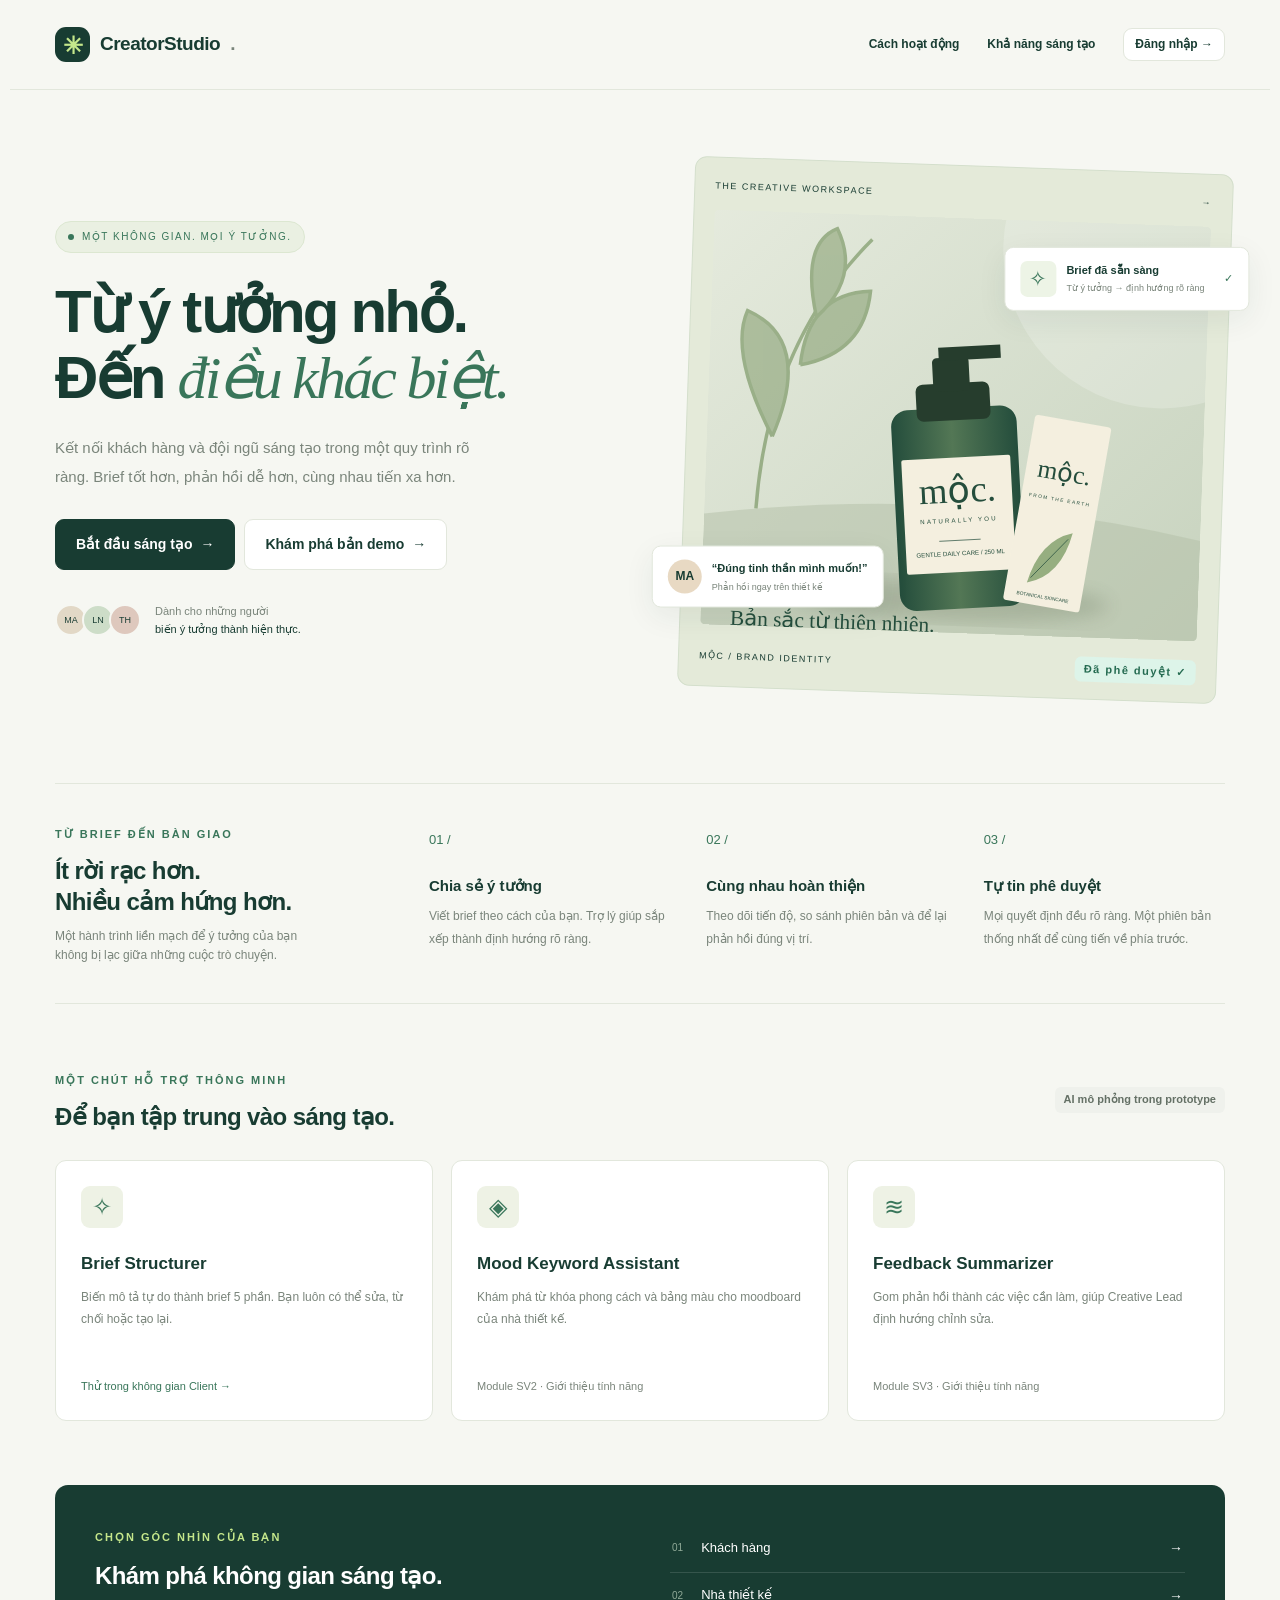
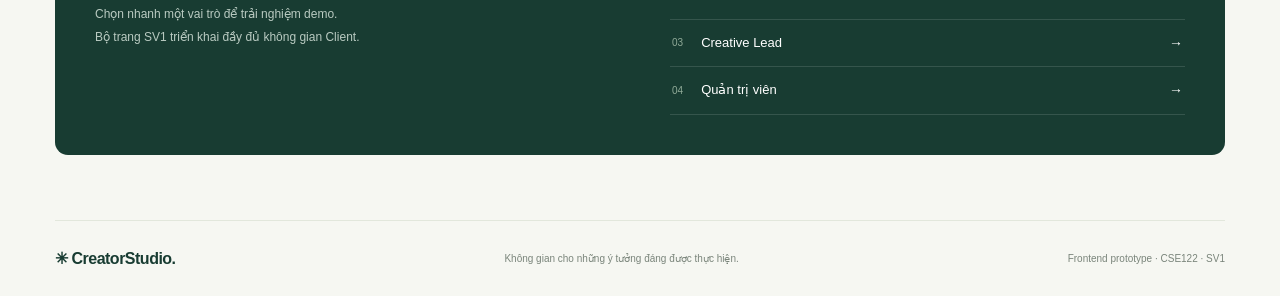
<file: index.html>
<!doctype html>
<html lang="vi">
  <head>
    <meta charset="UTF-8" />
    <meta name="viewport" content="width=device-width, initial-scale=1" />
    <meta
      name="description"
      content="CreatorStudio — không gian kết nối ý tưởng, thiết kế và phản hồi."
    />
    <title>CreatorStudio — Cùng nhau tạo điều khác biệt</title>
    <link rel="stylesheet" href="css/shared.css" />
    <link rel="stylesheet" href="css/index.css" />
    <script src="js/shared.js" defer></script>
    <script src="js/index.js" defer></script>
  </head>
  <body>
    <a class="skip-link" href="#main">Đến nội dung chính</a>
    <header class="public-header">
      <a href="index.html" class="brand"
        ><span class="brand-mark">✳</span>CreatorStudio<span class="muted"
          >.</span
        ></a
      >
      <nav aria-label="Điều hướng">
        <a href="#workflow">Cách hoạt động</a
        ><a href="#features">Khả năng sáng tạo</a
        ><a href="login.html" class="btn small">Đăng nhập →</a>
      </nav>
    </header>
    <main id="main">
      <section class="hero">
        <div class="hero-copy">
          <div class="hero-tag">
            <span class="badge-dot"></span> MỘT KHÔNG GIAN. MỌI Ý TƯỞNG.
          </div>
          <h1>Từ ý tưởng nhỏ.<br />Đến <span>điều khác biệt.</span></h1>
          <p>
            Kết nối khách hàng và đội ngũ sáng tạo trong một quy trình rõ ràng.
            Brief tốt hơn, phản hồi dễ hơn, cùng nhau tiến xa hơn.
          </p>
          <div class="actions">
            <a class="btn primary" href="login.html"
              >Bắt đầu sáng tạo <span>→</span></a
            ><button class="btn" id="hero-demo">
              Khám phá bản demo <span>→</span>
            </button>
          </div>
          <div class="hero-proof">
            <div class="avatar-stack">
              <span>MA</span><span>LN</span><span>TH</span>
            </div>
            <p>
              Dành cho những người<br /><strong
                >biến ý tưởng thành hiện thực.</strong
              >
            </p>
          </div>
        </div>
        <div
          class="hero-visual"
          aria-label="Minh họa dự án nhận diện thương hiệu Mộc"
        >
          <div class="visual-top">
            <span>THE CREATIVE WORKSPACE</span><span>→</span>
          </div>
          <img
            src="assets/images/moc-v2.svg"
            alt="Thiết kế mẫu thương hiệu mỹ phẩm Mộc với tông xanh tự nhiên"
          />
          <div class="floating-card brief-float">
            <span class="mini-icon">✧</span>
            <div>
              <strong>Brief đã sẵn sàng</strong
              ><small>Từ ý tưởng → định hướng rõ ràng</small>
            </div>
            <span class="check">✓</span>
          </div>
          <div class="floating-card review-float">
            <span class="avatar">MA</span>
            <div>
              <strong>“Đúng tinh thần mình muốn!”</strong
              ><small>Phản hồi ngay trên thiết kế</small>
            </div>
          </div>
          <div class="visual-bottom">
            <span>MỘC / BRAND IDENTITY</span
            ><span class="pill Completed">Đã phê duyệt ✓</span>
          </div>
        </div>
      </section>
      <section class="workflow" id="workflow">
        <div class="section-intro">
          <span class="eyebrow">Từ brief đến bàn giao</span>
          <h2>Ít rời rạc hơn.<br />Nhiều cảm hứng hơn.</h2>
          <p>
            Một hành trình liền mạch để ý tưởng của bạn<br />không bị lạc giữa
            những cuộc trò chuyện.
          </p>
        </div>
        <div class="workflow-step">
          <span class="step-no">01 /</span>
          <h3>Chia sẻ ý tưởng</h3>
          <p>
            Viết brief theo cách của bạn. Trợ lý giúp sắp xếp thành định hướng
            rõ ràng.
          </p>
        </div>
        <div class="workflow-step">
          <span class="step-no">02 /</span>
          <h3>Cùng nhau hoàn thiện</h3>
          <p>
            Theo dõi tiến độ, so sánh phiên bản và để lại phản hồi đúng vị trí.
          </p>
        </div>
        <div class="workflow-step">
          <span class="step-no">03 /</span>
          <h3>Tự tin phê duyệt</h3>
          <p>
            Mọi quyết định đều rõ ràng. Một phiên bản thống nhất để cùng tiến về
            phía trước.
          </p>
        </div>
      </section>
      <section class="features" id="features">
        <div class="section-title">
          <div>
            <span class="eyebrow">Một chút hỗ trợ thông minh</span>
            <h2>Để bạn tập trung vào sáng tạo.</h2>
          </div>
          <span class="pill">AI mô phỏng trong prototype</span>
        </div>
        <div class="feature-grid">
          <article>
            <span class="feature-icon">✧</span>
            <h3>Brief Structurer</h3>
            <p>
              Biến mô tả tự do thành brief 5 phần. Bạn luôn có thể sửa, từ chối
              hoặc tạo lại.
            </p>
            <a href="login.html">Thử trong không gian Client →</a>
          </article>
          <article>
            <span class="feature-icon">◈</span>
            <h3>Mood Keyword Assistant</h3>
            <p>
              Khám phá từ khóa phong cách và bảng màu cho moodboard của nhà
              thiết kế.
            </p>
            <small>Module SV2 · Giới thiệu tính năng</small>
          </article>
          <article>
            <span class="feature-icon">≋</span>
            <h3>Feedback Summarizer</h3>
            <p>
              Gom phản hồi thành các việc cần làm, giúp Creative Lead định hướng
              chỉnh sửa.
            </p>
            <small>Module SV3 · Giới thiệu tính năng</small>
          </article>
        </div>
      </section>
      <section class="role-section">
        <div>
          <span class="eyebrow">Chọn góc nhìn của bạn</span>
          <h2>Khám phá không gian sáng tạo.</h2>
          <p>
            Chọn nhanh một vai trò để trải nghiệm demo.<br />Bộ trang SV1 triển
            khai đầy đủ không gian Client.
          </p>
        </div>
        <div class="role-links">
          <button data-role="Client">
            <span>01</span><strong>Khách hàng</strong><span>→</span></button
          ><button data-role="Designer">
            <span>02</span><strong>Nhà thiết kế</strong><span>→</span></button
          ><button data-role="Creative Lead">
            <span>03</span><strong>Creative Lead</strong><span>→</span></button
          ><button data-role="Admin">
            <span>04</span><strong>Quản trị viên</strong><span>→</span>
          </button>
        </div>
      </section>
    </main>
    <footer class="public-footer">
      <a class="brand" href="index.html">✳ CreatorStudio.</a>
      <p>Không gian cho những ý tưởng đáng được thực hiện.</p>
      <small>Frontend prototype · CSE122 · SV1</small>
    </footer>
  </body>
</html>
</file>
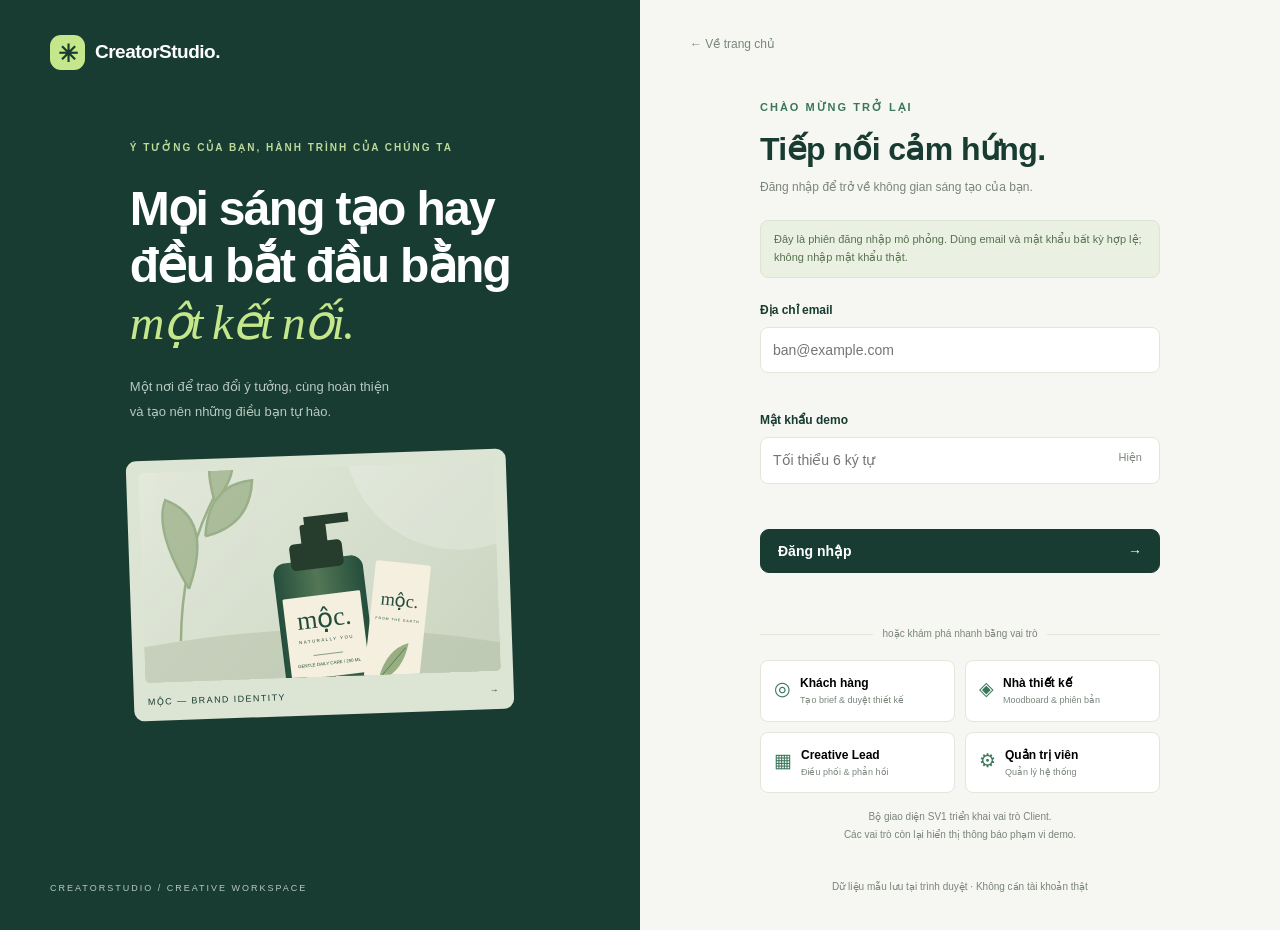
<file: client-creative-brief.html>
<!doctype html>
<html lang="vi">
  <head>
    <meta charset="UTF-8" />
    <meta name="viewport" content="width=device-width, initial-scale=1" />
    <title>Creative Brief — CreatorStudio</title>
    <link rel="stylesheet" href="css/shared.css" />
    <link rel="stylesheet" href="css/client-creative-brief.css" />
    <script src="js/shared.js" defer></script>
    <script src="js/client-creative-brief.js" defer></script>
  </head>
  <body>
    <main id="main" class="main-content">
      <a class="back-link" href="client-project-overview.html"
        >← Tất cả dự án</a
      >
      <div class="page-heading">
        <div>
          <span class="eyebrow">01 / Đặt nền móng sáng tạo</span>
          <h1 class="page-title">Một brief tốt. Một khởi đầu hay.</h1>
          <p>Chia sẻ ý tưởng của bạn, chúng ta cùng làm rõ điều cần tạo ra.</p>
        </div>
        <span class="pill" id="brief-state">Bản nháp</span>
      </div>
      <div class="brief-project panel">
        <span>▤</span>
        <div class="field">
          <label for="project-select">DỰ ÁN ĐANG LÀM VIỆC</label
          ><select id="project-select"></select>
        </div>
        <a class="text-button" href="client-project-overview.html"
          >Quản lý dự án →</a
        >
      </div>
      <div id="brief-empty" class="empty" hidden>
        <h3>Chọn một ý tưởng để bắt đầu</h3>
        <p>Chọn dự án phía trên hoặc tạo một dự án mới để viết brief.</p>
        <a class="btn primary" href="client-project-overview.html"
          >Đến danh sách dự án →</a
        >
      </div>
      <div id="brief-workspace" class="brief-layout">
        <section class="panel brief-input">
          <div class="panel-title">
            <span class="number-tag">01</span>
            <div>
              <h3>Ý tưởng của bạn</h3>
              <p>Bắt đầu bằng những điều bạn đang nghĩ.</p>
            </div>
          </div>
          <div class="field">
            <label for="raw-idea">Mô tả yêu cầu *</label
            ><textarea
              id="raw-idea"
              maxlength="5000"
              placeholder="Tôi muốn xây dựng bộ nhận diện cho một thương hiệu mỹ phẩm thiên nhiên. Khách hàng là người trẻ quan tâm đến môi trường. Phong cách tối giản, màu xanh lá và kem…"
            ></textarea>
            <div class="input-caption">
              <small>Tối thiểu 21 ký tự để tạo gợi ý</small
              ><small id="char-count">0 / 5.000</small>
            </div>
          </div>
          <div class="tip-card">
            <strong>✧ Một vài gợi ý để bắt đầu</strong>
            <ul>
              <li>Bạn muốn đạt được điều gì?</li>
              <li>Sản phẩm hướng đến ai?</li>
              <li>Phong cách và cảm xúc mong muốn?</li>
              <li>Bạn cần những sản phẩm bàn giao nào?</li>
            </ul>
          </div>
          <button class="btn primary generate-button" id="generate">
            ✧ Tạo brief có cấu trúc <span>→</span>
          </button>
          <div class="actions manual-actions">
            <button class="text-button" id="manual">Tự viết brief</button
            ><button class="text-button" id="save-draft">Lưu bản nháp</button>
          </div>
          <p class="error" id="brief-error" role="alert"></p>
          <small class="ai-disclaimer"
            >AI mô phỏng · Gợi ý dựa trên quy tắc và nội dung nhập.<br />Không
            gửi dữ liệu đến dịch vụ bên ngoài.</small
          >
        </section>
        <section class="panel brief-result">
          <div class="panel-title">
            <span class="number-tag">02</span>
            <div>
              <h3>Định hướng sáng tạo</h3>
              <p>Rà soát và chỉnh sửa trước khi gửi.</p>
            </div>
            <span class="pill" id="result-source">Chưa có kết quả</span>
          </div>
          <div id="result-placeholder" class="result-placeholder">
            <span>✧</span>
            <h3>Từ ý tưởng đến định hướng.</h3>
            <p>
              Nhập mô tả và tạo brief, hoặc chọn tự viết.<br />5 phần rõ ràng để
              đội ngũ hiểu đúng mong muốn của bạn.
            </p>
            <div>
              <span>Mục tiêu</span><span>Đối tượng</span><span>Thông điệp</span
              ><span>Phong cách</span><span>Bàn giao</span>
            </div>
          </div>
          <div id="generating" class="result-placeholder" role="status" hidden>
            <span class="spin">✳</span>
            <h3>Đang sắp xếp ý tưởng của bạn…</h3>
            <p>Phân tích mô tả và dựng brief 5 phần.</p>
          </div>
          <form id="structured-form" hidden>
            <div class="structured-fields">
              <div class="field">
                <label for="goal"><span>01</span> Mục tiêu dự án *</label
                ><textarea id="goal" required maxlength="2000"></textarea>
              </div>
              <div class="field">
                <label for="audience"
                  ><span>02</span> Đối tượng mục tiêu *</label
                ><textarea id="audience" required maxlength="2000"></textarea>
              </div>
              <div class="field">
                <label for="message"><span>03</span> Thông điệp chính *</label
                ><textarea id="message" required maxlength="2000"></textarea>
              </div>
              <div class="field">
                <label for="style"><span>04</span> Phong cách & cảm xúc *</label
                ><textarea id="style" required maxlength="2000"></textarea>
              </div>
              <div class="field">
                <label for="deliverables"
                  ><span>05</span> Sản phẩm bàn giao *</label
                ><textarea
                  id="deliverables"
                  required
                  maxlength="2000"
                ></textarea>
              </div>
            </div>
            <div class="explanation">
              <strong>Vì sao có định hướng này?</strong>
              <p id="explanation-text"></p>
            </div>
            <div class="actions result-controls">
              <button class="btn small" type="button" id="accept">
                ✓ Chấp nhận kết quả</button
              ><button class="text-button" type="button" id="regenerate">
                Tạo lại ↻</button
              ><button class="text-button" type="button" id="reject">
                Từ chối
              </button>
            </div>
            <p class="accepted-note" id="accepted-note" role="status"></p>
            <div class="submit-row">
              <small
                >Brief sẽ được lưu với trạng thái Submitted<br />để Creative
                Lead tiếp nhận ở bước tiếp theo.</small
              ><button
                class="btn primary"
                type="submit"
                id="submit-brief"
                disabled
              >
                Gửi brief →
              </button>
            </div>
          </form>
        </section>
      </div>
      <div class="footer-note">
        <span
          >✳ Ý tưởng của bạn luôn là trung tâm. Gợi ý chỉ là điểm bắt đầu.</span
        ><span id="save-note">Bản nháp được lưu khi bạn chọn Lưu.</span>
      </div>
    </main>
  </body>
</html>
</file>
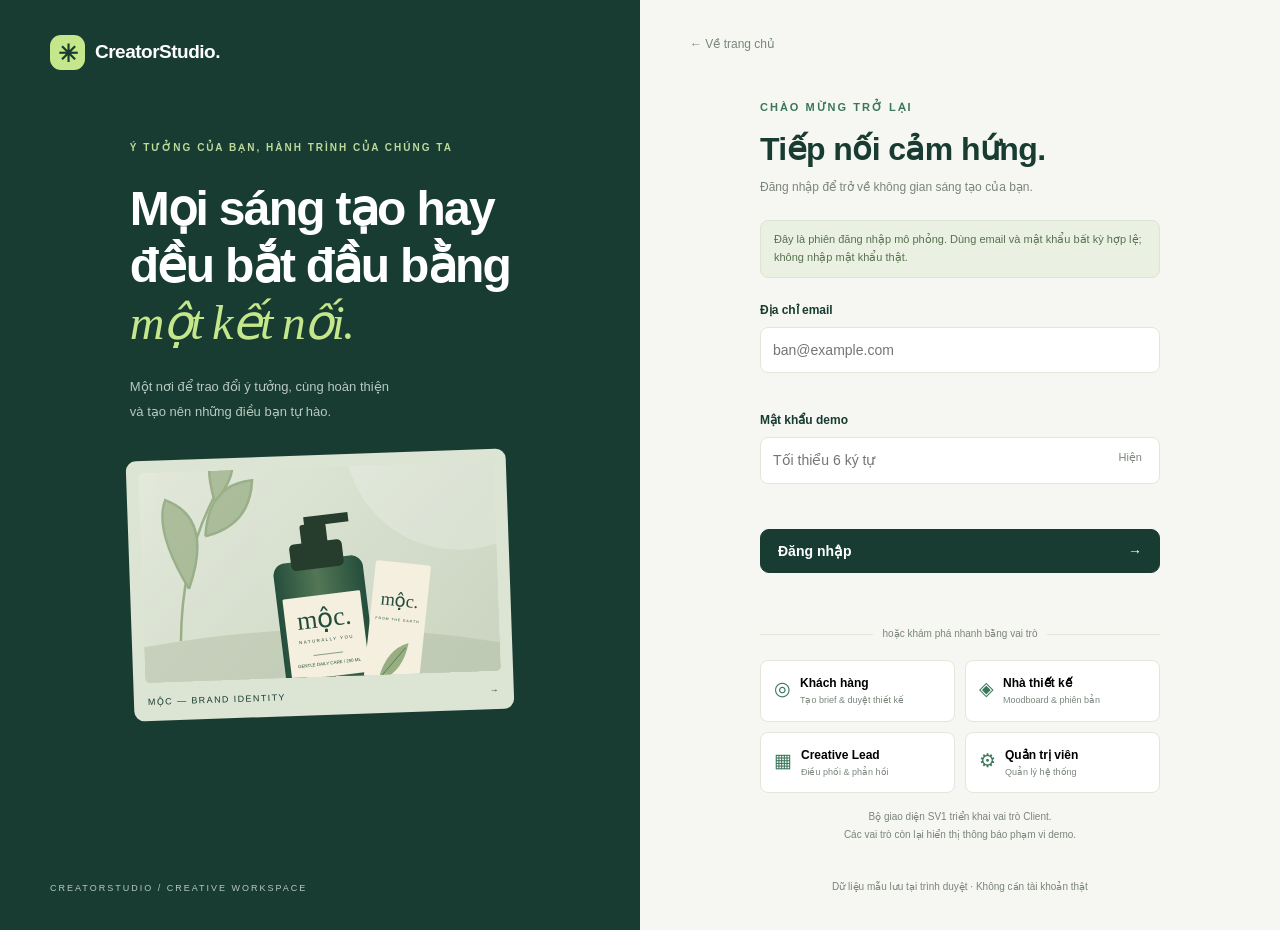
<file: client-project-overview.html>
<!doctype html>
<html lang="vi">
  <head>
    <meta charset="UTF-8" />
    <meta name="viewport" content="width=device-width, initial-scale=1" />
    <title>Dự án của tôi — CreatorStudio</title>
    <link rel="stylesheet" href="css/shared.css" />
    <link rel="stylesheet" href="css/client-project-overview.css" />
    <script src="js/shared.js" defer></script>
    <script src="js/client-project-overview.js" defer></script>
  </head>
  <body>
    <main id="main" class="main-content">
      <div class="page-heading">
        <div>
          <span class="eyebrow">Ý tưởng hôm nay, thành quả ngày mai</span>
          <h1 class="page-title">
            Dự án của tôi<span class="heading-dot">.</span>
          </h1>
          <p>Mọi hành trình sáng tạo của bạn, trong một không gian.</p>
        </div>
        <button class="btn primary" id="new-project">＋ Tạo dự án mới</button>
      </div>
      <section class="stats" aria-label="Thống kê dự án">
        <div>
          <span>Tổng dự án</span><strong id="stat-total">0</strong
          ><small>Những ý tưởng đang thành hình</small>
        </div>
        <div>
          <span>Đang thực hiện <i class="stat-dot green"></i></span
          ><strong id="stat-active">0</strong
          ><small>Đang được đội ngũ chăm chút</small>
        </div>
        <div>
          <span>Chờ phản hồi <i class="stat-dot amber"></i></span
          ><strong id="stat-review">0</strong
          ><small>Cần góc nhìn của bạn</small>
        </div>
        <div>
          <span>Đã hoàn thành <i class="stat-dot"></i></span
          ><strong id="stat-done">0</strong
          ><small>Sẵn sàng cho hành trình mới</small>
        </div>
      </section>
      <section aria-label="Danh sách dự án">
        <div class="project-toolbar">
          <div class="tabs" role="group" aria-label="Lọc trạng thái">
            <button data-filter="all" class="active" aria-pressed="true">
              Tất cả</button
            ><button data-filter="Active" aria-pressed="false">
              Đang thực hiện</button
            ><button data-filter="In Review" aria-pressed="false">
              Chờ phản hồi</button
            ><button data-filter="Completed" aria-pressed="false">
              Hoàn thành</button
            ><button data-filter="Archived" aria-pressed="false">
              Lưu trữ
            </button>
          </div>
          <div class="search-box">
            <span aria-hidden="true">⌕</span
            ><input
              id="search"
              aria-label="Tìm dự án"
              placeholder="Tìm dự án…"
              type="search"
            />
          </div>
        </div>
        <div class="list-caption">
          <span id="result-count" role="status"></span
          ><span>Sắp xếp: Mới nhất trước</span>
        </div>
        <div class="project-grid" id="project-list"></div>
      </section>
      <div class="footer-note">
        <span>✳ Mỗi dự án đều là một câu chuyện đáng kể.</span
        ><span>CreatorStudio · Không gian khách hàng</span>
      </div>
      <dialog id="project-dialog">
        <div class="dialog-head">
          <div>
            <span class="eyebrow">Bắt đầu một hành trình</span>
            <h2 id="dialog-title">Tạo dự án mới</h2>
            <p>Hãy cho ý tưởng của bạn một cái tên.</p>
          </div>
          <button
            class="text-button"
            type="button"
            id="close-dialog"
            aria-label="Đóng"
          >
            ✕
          </button>
        </div>
        <form id="project-form">
          <div class="field">
            <label for="project-name">Tên dự án *</label
            ><input
              id="project-name"
              required
              maxlength="100"
              placeholder="Ví dụ: Mộc — Bộ nhận diện thương hiệu"
            />
          </div>
          <div class="form-grid">
            <div class="field">
              <label for="project-category">Loại dự án</label
              ><select id="project-category">
                <option>Branding</option>
                <option>UI/UX</option>
                <option>Campaign</option>
              </select>
            </div>
            <div class="field">
              <label for="project-deadline">Ngày dự kiến hoàn thành *</label
              ><input id="project-deadline" type="date" required />
            </div>
            <div class="field full">
              <label for="project-description">Ý tưởng ban đầu *</label
              ><textarea
                id="project-description"
                required
                maxlength="2000"
                placeholder="Bạn muốn tạo ra điều gì?"
              ></textarea>
            </div>
          </div>
          <p class="error" role="status" id="project-error"></p>
          <div class="actions">
            <button type="button" class="btn" id="cancel-project">Hủy</button
            ><button type="submit" class="btn primary" id="save-project">
              Tạo dự án & viết brief →
            </button>
          </div>
        </form>
      </dialog>
    </main>
  </body>
</html>
</file>
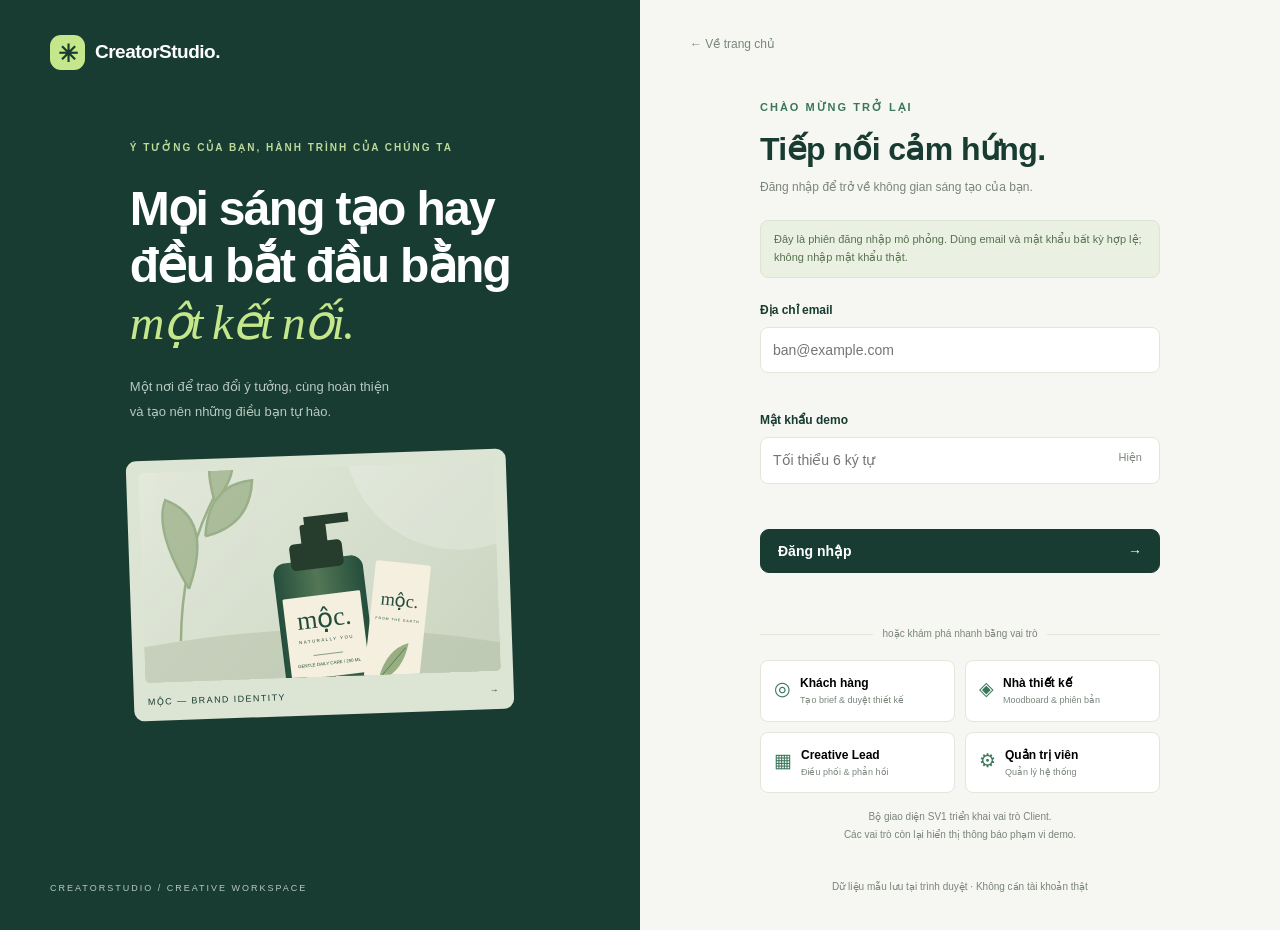
<file: client-review-versions.html>
<!doctype html>
<html lang="vi">
  <head>
    <meta charset="UTF-8" />
    <meta name="viewport" content="width=device-width, initial-scale=1" />
    <title>Duyệt phiên bản — CreatorStudio</title>
    <link rel="stylesheet" href="css/shared.css" />
    <link rel="stylesheet" href="css/client-review-versions.css" />
    <script src="js/shared.js" defer></script>
    <script src="js/client-review-versions.js" defer></script>
  </head>
  <body>
    <main id="main" class="main-content">
      <a class="back-link" href="client-project-overview.html"
        >← Tất cả dự án</a
      >
      <div class="page-heading">
        <div>
          <span class="eyebrow">02 / Cùng nhau hoàn thiện</span>
          <h1 class="page-title">Góc nhìn của bạn tạo khác biệt.</h1>
          <p>So sánh, chia sẻ phản hồi và cùng chọn phiên bản tốt nhất.</p>
        </div>
        <span id="version-status"></span>
      </div>
      <div class="review-project panel">
        <div class="field">
          <label for="project-select">DỰ ÁN</label
          ><select id="project-select"></select>
        </div>
        <div class="actions">
          <button class="btn small" id="moodboard">
            ◈ Định hướng moodboard</button
          ><a
            class="text-button"
            id="brief-link"
            href="client-creative-brief.html"
            >Xem brief →</a
          >
        </div>
      </div>
      <div id="review-empty" class="empty" hidden>
        <h3 id="empty-title">Chọn dự án để xem phiên bản</h3>
        <p id="empty-description">
          Chọn một dự án có phiên bản thiết kế để bắt đầu phản hồi.
        </p>
        <a class="btn primary" href="client-project-overview.html"
          >Đến danh sách dự án →</a
        >
      </div>
      <div id="review-workspace">
        <div class="review-layout">
          <section class="design-panel panel">
            <div class="compare-toolbar">
              <div
                class="compare-modes"
                role="group"
                aria-label="Chế độ so sánh"
              >
                <button class="active" aria-pressed="true" data-mode="side">
                  ◫ Song song</button
                ><button aria-pressed="false" data-mode="slider">
                  ↔ Thanh trượt
                </button>
              </div>
              <span class="pill">2 phiên bản mẫu</span>
            </div>
            <div class="version-caption">
              <span>v1.0 <small>Bản đầu tiên</small></span
              ><span>v2.0 <small>Phiên bản mới nhất</small></span>
            </div>
            <div class="comparison" id="comparison">
              <div class="old-design">
                <img id="old-image" alt="Thiết kế mẫu phiên bản v1.0" />
              </div>
              <div id="pin-stage" class="pin-stage">
                <img id="new-image" alt="Thiết kế mẫu phiên bản v2.0" />
                <div id="pins"></div>
              </div>
              <span class="slider-line" id="slider-line" aria-hidden="true"
                >↔</span
              >
            </div>
            <div class="slider-control" id="slider-control" hidden>
              <label for="compare-range">Tỷ lệ hiển thị v1.0 / v2.0</label
              ><input
                type="range"
                id="compare-range"
                min="0"
                max="100"
                value="50"
              /><output id="range-value" for="compare-range">50%</output>
            </div>
            <div class="pin-tip">
              <span>⊕</span>
              <p id="pin-instruction">
                Nhấn vào ảnh v2.0 để ghim phản hồi tại đúng vị trí.
              </p>
              <button class="btn small" id="add-comment">＋ Phản hồi</button>
            </div>
            <div class="changelog">
              <span class="eyebrow">Có gì mới trong v2.0?</span>
              <h3>Rõ ràng hơn. Gần gũi hơn.</h3>
              <p>
                Điều chỉnh bố cục, bổ sung màu nhấn và làm nổi bật thông điệp.
                Hai phiên bản là dữ liệu mẫu để trải nghiệm luồng review.
              </p>
              <div class="change-tags">
                <span>✓ Bố cục</span><span>✓ Màu sắc</span
                ><span>✓ Typography</span>
              </div>
            </div>
          </section>
          <aside class="feedback-panel panel">
            <div class="feedback-heading">
              <h3>Phản hồi <span id="comment-count">0</span></h3>
              <span>→</span>
            </div>
            <div class="feedback-tabs" role="group" aria-label="Lọc phản hồi">
              <button class="active" data-comments="all" aria-pressed="true">
                Tất cả</button
              ><button data-comments="open" aria-pressed="false">
                Chưa xử lý</button
              ><button data-comments="resolved" aria-pressed="false">
                Đã xử lý
              </button>
            </div>
            <div id="comment-list"></div>
            <div class="feedback-footer">
              <strong>Mỗi phản hồi đều có giá trị.</strong>
              <p>
                Hãy nói rõ điều cần thay đổi và lý do.<br />Đội ngũ sẽ dễ hiểu
                mong muốn của bạn hơn.
              </p>
            </div>
          </aside>
        </div>
        <section class="decision-panel panel">
          <div>
            <span class="eyebrow">Bước tiếp theo</span>
            <h3 id="decision-title">Bạn cảm thấy phiên bản này thế nào?</h3>
            <p id="decision-description">
              Phê duyệt để hoàn tất, hoặc gửi phản hồi để đội ngũ chỉnh sửa.
            </p>
          </div>
          <div class="actions">
            <button class="btn" id="request-changes">↶ Yêu cầu chỉnh sửa</button
            ><button class="btn primary" id="approve">✓ Phê duyệt v2.0</button>
          </div>
        </section>
      </div>
      <div class="footer-note">
        <span>✳ Phản hồi rõ ràng, thành quả tốt hơn.</span
        ><span>Phản hồi & trạng thái lưu tại trình duyệt</span>
      </div>
      <dialog id="comment-dialog">
        <div class="dialog-head">
          <h2 id="comment-title">Ghim phản hồi</h2>
          <button
            class="text-button"
            id="close-comment"
            type="button"
            aria-label="Đóng"
          >
            ✕
          </button>
        </div>
        <p id="pin-location">Phản hồi sẽ được gắn với vị trí bạn chọn.</p>
        <form id="comment-form">
          <div class="field">
            <label for="comment-text">Bạn muốn điều chỉnh gì? *</label
            ><textarea
              id="comment-text"
              required
              maxlength="1000"
              placeholder="Ví dụ: Mình muốn tên thương hiệu nổi bật hơn ở vị trí này."
            ></textarea>
          </div>
          <p class="error" id="comment-error" role="status"></p>
          <div class="actions">
            <button type="button" class="btn" id="cancel-comment">Hủy</button
            ><button type="submit" class="btn primary">Lưu phản hồi →</button>
          </div>
        </form>
      </dialog>
      <dialog id="mood-dialog">
        <div class="dialog-head">
          <h2>Định hướng tham khảo</h2>
          <button class="text-button" id="close-mood" aria-label="Đóng">
            ✕
          </button>
        </div>
        <p>
          Moodboard mẫu được chia sẻ để đối chiếu khi review. Module tạo
          moodboard thuộc phần SV2.
        </p>
        <div class="mood-palette">
          <span class="swatch-1">#183C32</span
          ><span class="swatch-2">#7E9B70</span
          ><span class="swatch-3">#C5E78B</span
          ><span class="swatch-4">#F3ECD9</span
          ><span class="swatch-5">#B9C2AF</span>
        </div>
        <div class="mood-words">
          <span>Tự nhiên</span><span>Tối giản</span><span>Gần gũi</span
          ><span>Bền vững</span>
        </div>
        <small class="muted">Dữ liệu minh họa; không gọi AI bên ngoài.</small>
      </dialog>
    </main>
  </body>
</html>
</file>
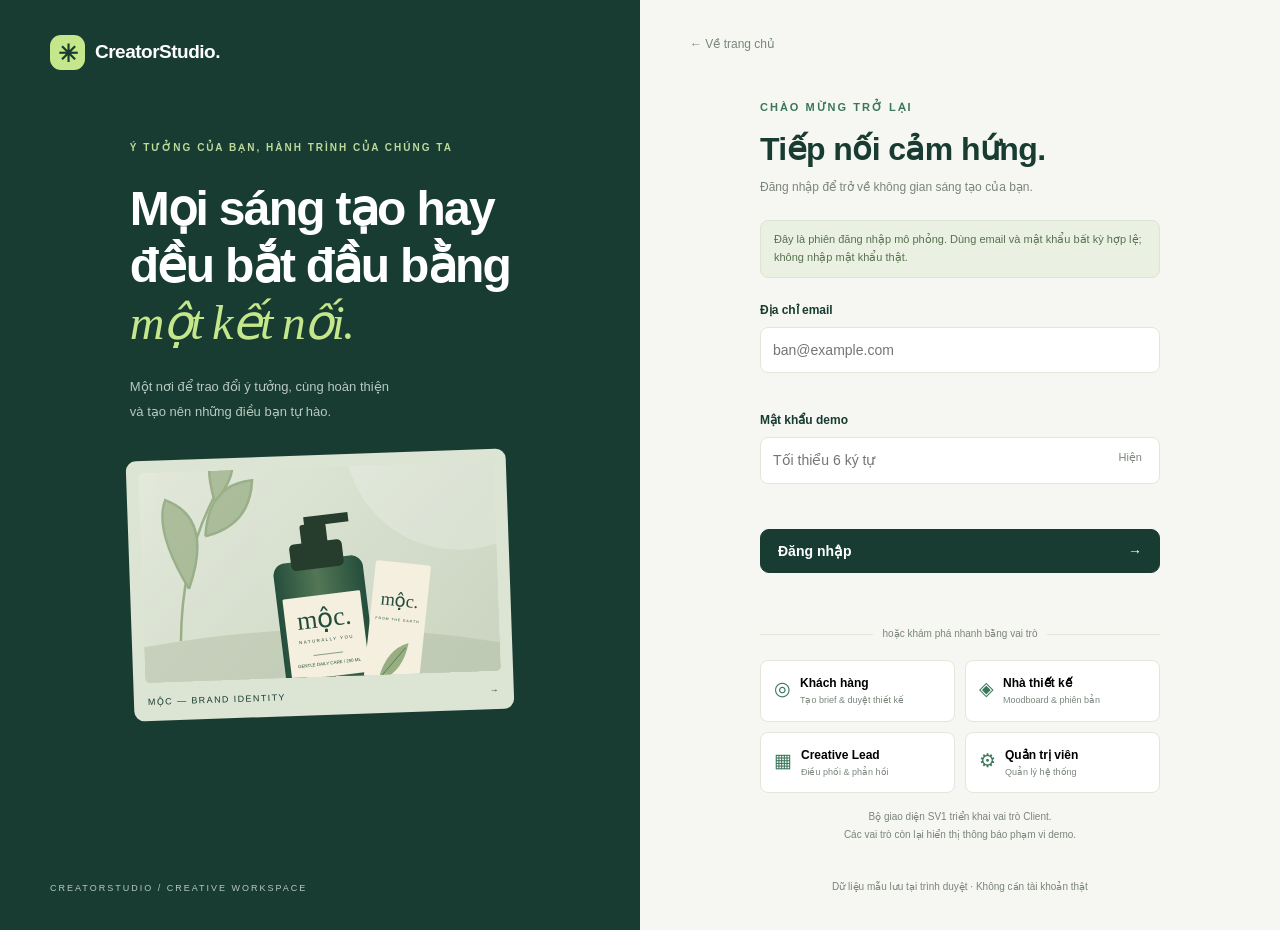
<file: login.html>
<!doctype html>
<html lang="vi">
  <head>
    <meta charset="UTF-8" />
    <meta name="viewport" content="width=device-width, initial-scale=1" />
    <title>Đăng nhập — CreatorStudio</title>
    <link rel="stylesheet" href="css/shared.css" />
    <link rel="stylesheet" href="css/login.css" />
    <script src="js/shared.js" defer></script>
    <script src="js/login.js" defer></script>
  </head>
  <body>
    <a class="skip-link" href="#main">Đến nội dung chính</a>
    <main class="login-layout" id="main">
      <section class="login-story">
        <a class="brand" href="index.html"
          ><span class="brand-mark">✳</span>CreatorStudio.</a
        >
        <div class="story-copy">
          <span class="eyebrow">Ý tưởng của bạn, hành trình của chúng ta</span>
          <h1>
            Mọi sáng tạo hay<br />đều bắt đầu bằng<br /><em>một kết nối.</em>
          </h1>
          <p>
            Một nơi để trao đổi ý tưởng, cùng hoàn thiện<br />và tạo nên những
            điều bạn tự hào.
          </p>
          <div class="story-art">
            <img
              src="assets/images/moc-v2.svg"
              alt="Bản sắc thương hiệu Mộc với bảng màu xanh và kem"
            /><span class="art-label">MỘC — BRAND IDENTITY <span>→</span></span>
          </div>
        </div>
        <small>CREATORSTUDIO / CREATIVE WORKSPACE</small>
      </section>
      <section class="login-form-side">
        <a class="back-link" href="index.html">← Về trang chủ</a>
        <div class="login-card">
          <span class="eyebrow">Chào mừng trở lại</span>
          <h2>Tiếp nối cảm hứng.</h2>
          <p>Đăng nhập để trở về không gian sáng tạo của bạn.</p>
          <div class="demo-notice">
            Đây là phiên đăng nhập mô phỏng. Dùng email và mật khẩu bất kỳ hợp
            lệ; không nhập mật khẩu thật.
          </div>
          <form id="login-form" novalidate>
            <div class="field">
              <label for="email">Địa chỉ email</label
              ><input
                id="email"
                name="email"
                type="email"
                autocomplete="off"
                placeholder="ban@example.com"
                required
              /><small class="error" id="email-error"></small>
            </div>
            <div class="field">
              <label for="password">Mật khẩu demo</label>
              <div class="password-wrap">
                <input
                  id="password"
                  name="password"
                  type="password"
                  autocomplete="off"
                  minlength="6"
                  placeholder="Tối thiểu 6 ký tự"
                  required
                /><button
                  type="button"
                  id="toggle-password"
                  aria-label="Hiện mật khẩu"
                  aria-pressed="false"
                >
                  Hiện
                </button>
              </div>
              <small class="error" id="password-error"></small>
            </div>
            <button class="btn primary" type="submit" id="login-submit">
              Đăng nhập <span>→</span>
            </button>
            <p
              id="login-status"
              class="error"
              role="status"
              aria-live="polite"
            ></p>
          </form>
          <div class="or-divider">
            <span>hoặc khám phá nhanh bằng vai trò</span>
          </div>
          <div class="demo-roles">
            <button data-role="Client">
              <span>◎</span><strong>Khách hàng</strong
              ><small>Tạo brief & duyệt thiết kế</small></button
            ><button data-role="Designer">
              <span>◈</span><strong>Nhà thiết kế</strong
              ><small>Moodboard & phiên bản</small></button
            ><button data-role="Creative Lead">
              <span>▦</span><strong>Creative Lead</strong
              ><small>Điều phối & phản hồi</small></button
            ><button data-role="Admin">
              <span>⚙</span><strong>Quản trị viên</strong
              ><small>Quản lý hệ thống</small>
            </button>
          </div>
          <p class="login-footnote">
            Bộ giao diện SV1 triển khai vai trò Client.<br />Các vai trò còn lại
            hiển thị thông báo phạm vi demo.
          </p>
        </div>
        <small class="bottom-note"
          >Dữ liệu mẫu lưu tại trình duyệt · Không cần tài khoản thật</small
        >
      </section>
    </main>
  </body>
</html>
</file>
<file: css/shared.css>
@import url("./tokens.css");
* {
  box-sizing: border-box;
}
body {
  margin: 0;
  background: var(--paper);
  color: var(--ink);
  font-family: Inter, "Segoe UI", Arial, sans-serif;
  font-size: 14px;
  line-height: 1.6;
}
button,
input,
select,
textarea {
  font: inherit;
}
button,
a,
input,
select,
textarea {
  -webkit-tap-highlight-color: transparent;
}
button,
a {
  touch-action: manipulation;
}
a {
  color: inherit;
  text-decoration: none;
}
button {
  cursor: pointer;
}
button:disabled {
  cursor: wait;
  opacity: 0.55;
}
button:focus-visible,
a:focus-visible {
  outline: 3px solid var(--green);
  outline-offset: 4px;
}
input:focus,
textarea:focus,
select:focus {
  outline: 2px solid var(--green);
  outline-offset: 1px;
}
h1,
h2,
h3,
p {
  margin: 0;
}
h1 {
  font-size: 38px;
  line-height: 1.18;
  letter-spacing: -1.5px;
  font-weight: 650;
}
h2 {
  font-size: 24px;
  line-height: 1.3;
  letter-spacing: -0.6px;
}
h3 {
  font-size: 17px;
  line-height: 1.4;
}
p {
  color: var(--muted);
}
small {
  font-size: 12px;
}
.brand {
  display: inline-flex;
  align-items: center;
  gap: 10px;
  font-size: 19px;
  font-weight: 750;
  letter-spacing: -0.5px;
}
.brand-mark {
  display: grid;
  place-items: center;
  background: var(--ink);
  color: var(--lime);
  border-radius: 11px;
  width: 35px;
  height: 35px;
  font-size: 24px;
}
.eyebrow {
  text-transform: uppercase;
  letter-spacing: 2px;
  font-size: 11px;
  font-weight: 750;
  color: var(--green);
}
.btn {
  border: 1px solid var(--line);
  border-radius: 9px;
  padding: 10px 17px;
  display: inline-flex;
  align-items: center;
  justify-content: center;
  gap: 8px;
  background: white;
  font-weight: 600;
  white-space: nowrap;
  color: var(--ink);
}
.btn:hover {
  background: #f0f4ed;
}
.btn.primary {
  background: var(--ink);
  color: white;
  border-color: var(--ink);
}
.btn.primary:hover {
  background: var(--green);
}
.btn.accent {
  background: var(--lime);
  border-color: var(--lime);
}
.btn.danger {
  color: #a03131;
  background: #fff6f4;
  border-color: #efc6c0;
}
.btn.small {
  padding: 6px 11px;
  font-size: 12px;
}
.text-button {
  background: none;
  border: 0;
  color: var(--green);
  font-weight: 650;
  padding: 5px;
}
.muted {
  color: var(--muted);
}
.pill {
  display: inline-flex;
  align-items: center;
  gap: 6px;
  border-radius: 6px;
  padding: 4px 9px;
  font-size: 11px;
  font-weight: 650;
  background: #eff1ec;
  color: #647065;
}
.pill.Active {
  background: #e5f0e6;
  color: #326145;
}
.pill.InReview {
  background: #fff0d6;
  color: #946320;
}
.pill.Completed,
.pill.Approved {
  background: #ddf4e9;
  color: #256b51;
}
.pill.Archived {
  background: #ececea;
  color: #777;
}
.pill.ChangesRequested {
  background: #ffe9e4;
  color: #a53f2d;
}
.pill.ClientReview {
  background: #fff0d6;
  color: #946320;
}
.field {
  display: grid;
  gap: 7px;
}
.field label {
  font-size: 12px;
  font-weight: 650;
}
.field input,
.field textarea,
.field select {
  width: 100%;
  border: 1px solid var(--line);
  border-radius: 8px;
  background: white;
  padding: 11px 12px;
  color: var(--ink);
}
textarea {
  resize: vertical;
  min-height: 100px;
}
.field small {
  color: var(--muted);
}
.error {
  color: #ad3727;
  font-size: 13px;
  min-height: 21px;
}
.panel {
  background: white;
  border: 1px solid var(--line);
  border-radius: 13px;
  padding: 24px;
}
.page-heading {
  display: flex;
  align-items: center;
  justify-content: space-between;
  gap: 20px;
  margin-bottom: 28px;
}
.page-heading p {
  margin-top: 9px;
}
.actions {
  display: flex;
  flex-wrap: wrap;
  gap: 9px;
  align-items: center;
}
.app-shell {
  display: grid;
  grid-template-columns: 230px minmax(0, 1fr);
  min-height: 100vh;
}
.sidebar {
  background: #fcfdf9;
  border-right: 1px solid var(--line);
  padding: 28px 19px;
  display: flex;
  flex-direction: column;
  position: sticky;
  top: 0;
  height: 100vh;
}
.sidebar .brand {
  margin: 0 4px 42px;
}
.nav-label {
  font-size: 10px;
  letter-spacing: 1.5px;
  color: #899286;
  margin: 0 14px 10px;
  font-weight: 700;
}
.sidebar nav {
  display: grid;
  gap: 6px;
}
.nav-link {
  padding: 11px 13px;
  display: flex;
  align-items: center;
  gap: 11px;
  border-radius: 8px;
  color: #6d786f;
  font-size: 13px;
  font-weight: 550;
}
.nav-link span:first-child {
  font-size: 18px;
  width: 23px;
}
.nav-link:hover {
  background: #f0f3eb;
}
.nav-link.active {
  background: #e6eddf;
  color: var(--ink);
}
.sidebar-note {
  margin-top: auto;
  background: #edf2e6;
  border-radius: 10px;
  padding: 17px;
}
.sidebar-note p {
  font-size: 12px;
  margin: 7px 0 13px;
}
.workspace {
  min-width: 0;
}
.topbar {
  height: 78px;
  border-bottom: 1px solid var(--line);
  display: flex;
  align-items: center;
  justify-content: space-between;
  padding: 0 38px;
  background: #fcfdf9;
  gap: 15px;
}
.breadcrumb {
  font-size: 12px;
  color: var(--muted);
}
.user-chip {
  display: flex;
  align-items: center;
  gap: 10px;
}
.avatar {
  width: 34px;
  height: 34px;
  border-radius: 50%;
  background: #e8d9c3;
  display: grid;
  place-items: center;
  font-size: 12px;
  font-weight: 700;
}
.user-chip small {
  display: block;
  color: var(--muted);
  font-size: 10px;
}
.main-content {
  padding: 35px 38px 40px;
  max-width: 1520px;
  margin: auto;
}
.mobile-menu {
  display: none;
}
.toast {
  position: fixed;
  bottom: 25px;
  left: 50%;
  transform: translateX(-50%);
  background: var(--ink);
  color: white;
  padding: 12px 22px;
  border-radius: 10px;
  box-shadow: 0 8px 30px #172f2825;
  z-index: 50;
  max-width: 90vw;
  font-size: 13px;
}
.toast[hidden],
[hidden] {
  display: none !important;
}
dialog {
  border: 1px solid var(--line);
  border-radius: 16px;
  width: min(510px, calc(100% - 30px));
  padding: 27px;
  color: var(--ink);
  background: var(--paper);
  box-shadow: 0 30px 90px #142b2833;
}
dialog::backdrop {
  background: #172d285d;
  backdrop-filter: blur(4px);
}
dialog h2 {
  margin-bottom: 8px;
}
dialog form {
  display: grid;
  gap: 16px;
  margin-top: 20px;
}
.dialog-head {
  display: flex;
  justify-content: space-between;
  gap: 15px;
  align-items: start;
}
.empty {
  padding: 45px 20px;
  text-align: center;
  border: 1px dashed var(--line);
  border-radius: 12px;
  background: white;
}
.empty h3 {
  margin: 10px 0;
}
.empty p {
  margin-bottom: 18px;
}
.footer-note {
  margin-top: 26px;
  display: flex;
  justify-content: space-between;
  gap: 15px;
  font-size: 11px;
  color: var(--muted);
}
.form-grid {
  display: grid;
  grid-template-columns: 1fr 1fr;
  gap: 14px;
}
.full {
  grid-column: 1/-1;
}
.skip-link {
  position: fixed;
  top: -80px;
  left: 10px;
  background: var(--ink);
  color: white;
  padding: 10px;
  z-index: 100;
}
.skip-link:focus {
  top: 10px;
}
.security-notice {
  max-width: 620px;
  margin: 60px auto;
}
.badge-dot {
  display: inline-block;
  width: 6px;
  height: 6px;
  background: currentColor;
  border-radius: 50%;
}
.loading {
  opacity: 0.6;
  pointer-events: none;
}
progress {
  width: 100%;
  height: 6px;
  accent-color: var(--green);
}
.back-link {
  font-size: 12px;
  color: var(--muted);
  display: inline-block;
  margin-bottom: 17px;
}
.notification {
  font-size: 22px;
  line-height: 1;
}
.topbar-right {
  display: flex;
  align-items: center;
  gap: 18px;
}
.divider {
  height: 25px;
  width: 1px;
  background: var(--line);
}
@media (max-width: 1050px) {
  .app-shell {
    grid-template-columns: 195px 1fr;
  }
  .sidebar {
    padding: 24px 12px;
  }
  .brand {
    font-size: 17px;
  }
  .main-content {
    padding: 27px 24px;
  }
  .topbar {
    padding: 0 24px;
  }
  h1 {
    font-size: 32px;
  }
}
@media (max-width: 760px) {
  .app-shell {
    display: block;
  }
  .sidebar {
    position: fixed;
    left: 0;
    top: 66px;
    bottom: 0;
    height: calc(100vh - 66px);
    width: 240px;
    z-index: 20;
    transform: translateX(-100%);
    transition: transform 0.2s;
    box-shadow: 15px 0 25px #172d2814;
  }
  .sidebar.open {
    transform: translateX(0);
  }
  .sidebar .brand {
    margin-bottom: 24px;
  }
  .mobile-menu {
    display: inline-flex;
    padding: 7px 10px;
  }
  .topbar {
    height: 66px;
    padding: 0 18px;
  }
  .breadcrumb {
    display: none;
  }
  .main-content {
    padding: 25px 18px;
  }
  .user-chip > div:last-child {
    display: none;
  }
  .topbar-right {
    gap: 12px;
  }
  .page-heading {
    align-items: flex-start;
    flex-direction: column;
    gap: 15px;
  }
  .page-heading .actions {
    width: 100%;
  }
  h1 {
    font-size: 30px;
  }
  .form-grid {
    grid-template-columns: 1fr;
  }
  .panel {
    padding: 19px;
  }
  .footer-note {
    flex-direction: column;
    gap: 4px;
  }
}
@media (prefers-reduced-motion: reduce) {
  * {
    scroll-behavior: auto !important;
    transition: none !important;
    animation: none !important;
  }
}

.page-title {
  margin-top: 9px;
}
.brand-dot {
  color: var(--green);
}
.breadcrumb-separator {
  margin: 0 9px;
}
.dialog-actions {
  margin-top: 22px;
}
.empty-icon {
  font-size: 30px;
}
</file>
<file: css/index.css>
.public-header {
  max-width: 1260px;
  margin: auto;
  padding: 27px 45px;
  display: flex;
  align-items: center;
  justify-content: space-between;
  border-bottom: 1px solid var(--line);
}
.public-header nav {
  display: flex;
  align-items: center;
  gap: 28px;
  font-size: 12px;
  font-weight: 600;
}
.hero {
  max-width: 1260px;
  margin: auto;
  padding: 75px 45px 88px;
  display: grid;
  grid-template-columns: 1.05fr 1fr;
  align-items: center;
  gap: 65px;
}
.hero-tag {
  display: inline-flex;
  align-items: center;
  gap: 8px;
  font-size: 10px;
  letter-spacing: 1.5px;
  color: var(--green);
  margin-bottom: 26px;
  background: #eaf0e2;
  border: 1px solid #dce7d1;
  border-radius: 30px;
  padding: 7px 12px;
}
.hero h1 {
  font-size: 60px;
  line-height: 1.1;
  letter-spacing: -2.8px;
}
.hero h1 span {
  font-family: Georgia, serif;
  font-style: italic;
  font-weight: 400;
  color: var(--green);
}
.hero-copy > p {
  margin: 23px 0 28px;
  max-width: 440px;
  font-size: 15px;
  line-height: 1.9;
}
.hero .btn {
  padding: 13px 20px;
}
.hero-proof {
  display: flex;
  align-items: center;
  gap: 14px;
  margin-top: 32px;
}
.hero-proof p {
  font-size: 11px;
  line-height: 1.7;
}
.hero-proof strong {
  color: var(--ink);
  font-weight: 500;
}
.avatar-stack {
  display: flex;
  padding-left: 5px;
}
.avatar-stack span {
  width: 32px;
  height: 32px;
  border-radius: 50%;
  background: #e2d8c6;
  display: grid;
  place-items: center;
  font-size: 9px;
  border: 2px solid var(--paper);
  margin-left: -5px;
}
.avatar-stack span:nth-child(2) {
  background: #cdddc8;
}
.avatar-stack span:nth-child(3) {
  background: #dec8bd;
}
.hero-visual {
  position: relative;
  background: #e4ead9;
  border-radius: 12px;
  padding: 21px 20px 17px;
  transform: rotate(2deg);
  border: 1px solid #d4dfcc;
}
.hero-visual > img {
  width: 100%;
  display: block;
  border-radius: 5px;
  margin: 17px 0 19px;
  aspect-ratio: 1.2;
  object-fit: cover;
}
.visual-top,
.visual-bottom {
  display: flex;
  align-items: center;
  justify-content: space-between;
  font-size: 9px;
  letter-spacing: 1.5px;
}
.floating-card {
  position: absolute;
  background: white;
  border: 1px solid var(--line);
  padding: 13px 15px;
  border-radius: 9px;
  display: flex;
  gap: 10px;
  align-items: center;
  box-shadow: 0 9px 30px #183c3212;
  transform: rotate(-2deg);
  font-size: 11px;
  letter-spacing: 0;
}
.floating-card small {
  font-size: 9px;
  color: var(--muted);
  display: block;
  margin-top: 2px;
}
.brief-float {
  right: -20px;
  top: 75px;
}
.review-float {
  left: -30px;
  bottom: 80px;
}
.mini-icon {
  font-size: 21px;
  color: var(--green);
  background: #edf4e6;
  padding: 1px 9px;
  border-radius: 7px;
}
.check {
  margin-left: 10px;
  color: var(--green);
}
.workflow {
  border-top: 1px solid var(--line);
  border-bottom: 1px solid var(--line);
  max-width: 1170px;
  margin: auto;
  padding: 38px 0;
  display: grid;
  grid-template-columns: 1.4fr repeat(3, 1fr);
  gap: 36px;
}
.section-intro h2 {
  margin: 10px 0;
}
.section-intro p {
  font-size: 12px;
}
.workflow-step {
  padding-top: 8px;
}
.step-no {
  font-size: 13px;
  color: var(--green);
  display: block;
  margin-bottom: 24px;
}
.workflow-step h3 {
  font-size: 15px;
  margin-bottom: 9px;
}
.workflow-step p {
  font-size: 12px;
  line-height: 1.9;
}
.features {
  max-width: 1260px;
  padding: 64px 45px;
  margin: auto;
}
.section-title {
  display: flex;
  justify-content: space-between;
  align-items: center;
  gap: 20px;
}
.section-title h2 {
  margin-top: 10px;
}
.feature-grid {
  margin-top: 28px;
  display: grid;
  grid-template-columns: repeat(3, 1fr);
  gap: 18px;
}
.feature-grid article {
  background: white;
  border: 1px solid var(--line);
  border-radius: 11px;
  padding: 25px;
}
.feature-icon {
  display: inline-grid;
  place-items: center;
  width: 42px;
  height: 42px;
  border-radius: 9px;
  background: #eef2e5;
  font-size: 24px;
  color: var(--green);
  margin-bottom: 24px;
}
.feature-grid h3 {
  margin-bottom: 10px;
}
.feature-grid p {
  font-size: 12px;
  line-height: 1.9;
  min-height: 72px;
}
.feature-grid a,
.feature-grid small {
  display: block;
  margin-top: 20px;
  font-size: 11px;
  color: var(--green);
}
.feature-grid small {
  color: var(--muted);
}
.role-section {
  max-width: 1170px;
  margin: 0 auto 65px;
  background: var(--ink);
  color: white;
  border-radius: 13px;
  padding: 40px;
  display: grid;
  grid-template-columns: 1fr 1fr;
  gap: 60px;
}
.role-section .eyebrow {
  color: var(--lime);
}
.role-section h2 {
  margin: 12px 0;
}
.role-section p {
  font-size: 12px;
  color: #bacbc2;
  line-height: 1.9;
}
.role-links {
  display: grid;
  gap: 0;
}
.role-links button {
  border: 0;
  border-bottom: 1px solid #ffffff20;
  background: none;
  color: white;
  display: flex;
  align-items: center;
  gap: 18px;
  padding: 12px 2px;
  text-align: left;
}
.role-links button:hover {
  color: var(--lime);
}
.role-links button span:first-child {
  font-size: 10px;
  color: #90aa98;
}
.role-links strong {
  flex: 1;
  font-size: 13px;
  font-weight: 500;
}
.public-footer {
  border-top: 1px solid var(--line);
  display: flex;
  justify-content: space-between;
  align-items: center;
  gap: 20px;
  max-width: 1170px;
  margin: auto;
  padding: 25px 0;
}
.public-footer .brand {
  font-size: 16px;
}
.public-footer p,
.public-footer small {
  font-size: 10px;
  color: var(--muted);
}
@media (max-width: 1050px) {
  .hero {
    gap: 30px;
  }
  .hero h1 {
    font-size: 48px;
  }
  .workflow,
  .role-section,
  .public-footer {
    margin-left: 30px;
    margin-right: 30px;
  }
  .workflow {
    gap: 20px;
  }
  .hero-visual .floating-card {
    font-size: 10px;
  }
  .public-header {
    padding: 22px 30px;
  }
  .hero {
    padding: 60px 30px;
  }
  .features {
    padding: 55px 30px;
  }
}
@media (max-width: 760px) {
  .public-header {
    padding: 20px;
  }
  .public-header nav > a:not(.btn) {
    display: none;
  }
  .public-header nav {
    gap: 0;
  }
  .hero {
    grid-template-columns: 1fr;
    padding: 43px 22px 60px;
    gap: 42px;
  }
  .hero h1 {
    font-size: 45px;
    letter-spacing: -2px;
  }
  .hero-visual {
    margin: 0 14px;
  }
  .review-float {
    left: -17px;
  }
  .brief-float {
    right: -15px;
  }
  .workflow {
    grid-template-columns: 1fr;
    margin: 0 22px;
    padding: 30px 0;
    gap: 24px;
  }
  .workflow-step {
    border-top: 1px solid var(--line);
    padding-top: 18px;
  }
  .step-no {
    margin-bottom: 9px;
  }
  .features {
    padding: 40px 22px;
  }
  .section-title {
    align-items: start;
    flex-direction: column;
  }
  .feature-grid {
    grid-template-columns: 1fr;
  }
  .feature-grid p {
    min-height: auto;
  }
  .role-section {
    grid-template-columns: 1fr;
    margin: 0 22px 35px;
    padding: 27px;
    gap: 22px;
  }
  .public-footer {
    margin: 0 22px;
    flex-direction: column;
    align-items: start;
    gap: 8px;
  }
}
</file>
<file: css/client-creative-brief.css>
.brief-project {
  display: flex;
  align-items: center;
  gap: 17px;
  padding: 15px 20px;
  margin-bottom: 23px;
}
.brief-project > span {
  font-size: 23px;
  color: var(--green);
}
.brief-project .field {
  flex: 1;
  max-width: 460px;
  gap: 4px;
}
.brief-project label {
  font-size: 9px;
  letter-spacing: 1.1px;
  color: var(--muted);
}
.brief-project select {
  padding: 6px 10px;
  font-weight: 600;
  font-size: 12px;
}
.brief-project .text-button {
  margin-left: auto;
  font-size: 11px;
}
.brief-layout {
  display: grid;
  grid-template-columns: 0.85fr 1.15fr;
  gap: 22px;
  align-items: start;
}
.panel-title {
  display: flex;
  gap: 12px;
  align-items: start;
  padding-bottom: 20px;
  border-bottom: 1px solid var(--line);
  margin-bottom: 22px;
}
.panel-title h3 {
  font-size: 16px;
}
.panel-title p {
  font-size: 11px;
  margin-top: 4px;
}
.number-tag {
  font-size: 11px;
  color: var(--green);
  background: #edf3e5;
  border-radius: 7px;
  padding: 7px 9px;
}
.panel-title .pill {
  margin-left: auto;
  white-space: nowrap;
  font-size: 9px;
}
.brief-input textarea {
  min-height: 230px;
  font-size: 12px;
  line-height: 1.9;
}
.input-caption {
  display: flex;
  justify-content: space-between;
  gap: 8px;
}
.input-caption small {
  font-size: 9px;
}
.tip-card {
  padding: 17px;
  background: #f1f5eb;
  border: 1px solid #e3eadc;
  border-radius: 8px;
  margin: 20px 0;
}
.tip-card strong {
  font-size: 11px;
}
.tip-card ul {
  margin: 10px 0 0;
  padding-left: 17px;
  font-size: 11px;
  color: var(--muted);
  line-height: 2;
}
.generate-button {
  width: 100%;
  justify-content: space-between;
  font-size: 12px;
}
.manual-actions {
  justify-content: space-between;
  margin: 10px 0 0;
}
.manual-actions .text-button {
  font-size: 11px;
}
.ai-disclaimer {
  display: block;
  font-size: 10px;
  line-height: 1.8;
  color: var(--muted);
  padding-top: 12px;
  border-top: 1px solid var(--line);
  margin-top: 10px;
}
.brief-result {
  min-height: 575px;
}
.result-placeholder {
  min-height: 410px;
  display: flex;
  flex-direction: column;
  align-items: center;
  justify-content: center;
  text-align: center;
}
.result-placeholder > span {
  display: grid;
  place-items: center;
  font-size: 37px;
  width: 74px;
  height: 74px;
  background: #f0f4e9;
  border: 1px solid #e6eddd;
  border-radius: 50%;
  margin-bottom: 23px;
  color: var(--green);
}
.result-placeholder h3 {
  margin-bottom: 10px;
}
.result-placeholder p {
  font-size: 12px;
  line-height: 1.9;
}
.result-placeholder > div {
  display: flex;
  flex-wrap: wrap;
  justify-content: center;
  gap: 7px;
  margin-top: 25px;
}
.result-placeholder > div span {
  border: 1px solid var(--line);
  border-radius: 30px;
  padding: 3px 9px;
  font-size: 9px;
  color: var(--muted);
}
.structured-fields {
  display: grid;
  gap: 16px;
}
.structured-fields label > span {
  color: #91a486;
  margin-right: 7px;
  font-size: 10px;
}
.structured-fields textarea {
  min-height: 75px;
  font-size: 12px;
  line-height: 1.8;
}
.explanation {
  background: #f3f5ef;
  padding: 14px 15px;
  border-radius: 8px;
  margin-top: 19px;
}
.explanation strong {
  font-size: 11px;
}
.explanation p {
  font-size: 11px;
  margin-top: 5px;
}
.result-controls {
  margin-top: 15px;
}
.result-controls .text-button {
  font-size: 11px;
}
.accepted-note {
  font-size: 11px;
  color: var(--green);
  margin-top: 12px;
  min-height: 18px;
}
.submit-row {
  border-top: 1px solid var(--line);
  padding-top: 17px;
  margin-top: 15px;
  display: flex;
  align-items: center;
  justify-content: space-between;
  gap: 15px;
}
.submit-row small {
  font-size: 9px;
  color: var(--muted);
}
.spin {
  animation: spin 2s linear infinite;
}
@keyframes spin {
  to {
    transform: rotate(360deg);
  }
}
@media (max-width: 1100px) {
  .brief-layout {
    grid-template-columns: 1fr;
  }
  .brief-input textarea {
    min-height: 160px;
  }
  .brief-result {
    min-height: 400px;
  }
  .result-placeholder {
    min-height: 300px;
  }
}
@media (max-width: 760px) {
  .brief-project {
    padding: 14px;
    flex-wrap: wrap;
  }
  .brief-project > .text-button {
    margin: 0 0 0 36px;
  }
  .brief-project .field {
    min-width: 0;
  }
  .panel-title {
    gap: 9px;
  }
  .panel-title .pill {
    font-size: 8px;
  }
  .panel-title h3 {
    font-size: 14px;
  }
  .submit-row {
    align-items: start;
    flex-direction: column;
  }
  .submit-row .btn {
    width: 100%;
  }
}
</file>
<file: css/client-project-overview.css>
.heading-dot {
  color: #87a568;
}
.stats {
  display: grid;
  grid-template-columns: repeat(4, 1fr);
  gap: 16px;
  margin-bottom: 31px;
}
.stats > div {
  background: white;
  border: 1px solid var(--line);
  border-radius: 10px;
  padding: 18px 21px;
}
.stats span {
  font-size: 12px;
  color: var(--muted);
  display: flex;
  justify-content: space-between;
  align-items: center;
}
.stats strong {
  display: block;
  font-size: 34px;
  font-weight: 550;
  line-height: 1.6;
  letter-spacing: -1px;
}
.stats small {
  display: block;
  font-size: 10px;
  color: var(--muted);
}
.stat-dot {
  width: 7px;
  height: 7px;
  border-radius: 50%;
  background: #a3af9f;
}
.stat-dot.green {
  background: #6b9c61;
}
.stat-dot.amber {
  background: #deb76e;
}
.project-toolbar {
  display: flex;
  justify-content: space-between;
  gap: 16px;
  align-items: center;
  border-bottom: 1px solid var(--line);
  padding-bottom: 17px;
}
.tabs {
  display: flex;
  gap: 3px;
  flex-wrap: wrap;
}
.tabs button {
  border: 0;
  background: none;
  color: var(--muted);
  font-size: 12px;
  padding: 8px 12px;
  border-radius: 7px;
}
.tabs button.active {
  background: #e5edde;
  color: var(--ink);
  font-weight: 650;
}
.search-box {
  display: flex;
  align-items: center;
  gap: 8px;
  background: white;
  border: 1px solid var(--line);
  border-radius: 8px;
  padding: 6px 10px;
}
.search-box span {
  font-size: 22px;
  line-height: 1;
  color: var(--muted);
}
.search-box input {
  width: 140px;
  background: none;
  border: 0;
  font-size: 11px;
  padding: 3px;
}
.list-caption {
  display: flex;
  justify-content: space-between;
  color: var(--muted);
  font-size: 10px;
  margin: 20px 0 15px;
}
.project-grid {
  display: grid;
  grid-template-columns: repeat(3, minmax(0, 1fr));
  gap: 20px;
}
.project-card {
  border: 1px solid var(--line);
  border-radius: 12px;
  overflow: hidden;
  background: white;
  transition: box-shadow 0.2s;
}
.project-card:hover {
  box-shadow: 0 8px 24px #183c320c;
}
.project-art {
  height: 177px;
  position: relative;
  overflow: hidden;
}
.project-art img {
  width: 100%;
  height: 100%;
  object-fit: cover;
}
.project-art .pill {
  position: absolute;
  top: 13px;
  left: 13px;
  box-shadow: 0 2px 8px #183c3210;
}
.card-content {
  padding: 18px;
}
.category-label {
  font-size: 9px;
  text-transform: uppercase;
  letter-spacing: 1.5px;
  color: var(--muted);
}
.card-content h3 {
  font-size: 15px;
  margin: 6px 0 7px;
  white-space: nowrap;
  overflow: hidden;
  text-overflow: ellipsis;
}
.card-content > p {
  font-size: 11px;
  height: 36px;
  overflow: hidden;
  line-height: 1.7;
}
.card-meta {
  display: flex;
  justify-content: space-between;
  gap: 7px;
  font-size: 10px;
  color: var(--muted);
  margin: 17px 0 7px;
}
.card-meta strong {
  color: var(--ink);
  font-weight: 550;
}
.card-footer {
  border-top: 1px solid var(--line);
  padding-top: 12px;
  margin-top: 16px;
  display: flex;
  justify-content: space-between;
  align-items: center;
  gap: 8px;
}
.card-footer .btn {
  font-size: 10px;
  padding: 6px 9px;
}
.card-footer .text-button {
  font-size: 11px;
}
.card-menu {
  display: flex;
  gap: 8px;
  margin-top: 10px;
}
.card-menu button {
  font-size: 10px;
  padding: 0;
  color: var(--muted);
  border: 0;
  background: none;
}
.card-menu button:hover {
  color: var(--ink);
  text-decoration: underline;
}
.new-card {
  min-height: 345px;
  border: 1px dashed #bdcdb4;
  border-radius: 12px;
  display: flex;
  flex-direction: column;
  align-items: center;
  justify-content: center;
  padding: 20px;
  background: #eef3e7;
  text-align: center;
}
.new-card > span {
  width: 44px;
  height: 44px;
  border-radius: 50%;
  background: #e0ead5;
  display: grid;
  place-items: center;
  font-size: 26px;
  color: var(--green);
  margin-bottom: 17px;
}
.new-card h3 {
  font-size: 15px;
}
.new-card p {
  font-size: 11px;
  margin: 9px 0 17px;
  max-width: 170px;
}
.new-card .btn {
  background: none;
  border-color: #b8c9ae;
  font-size: 11px;
}
.project-grid > .empty {
  grid-column: 1/-1;
}
@media (min-width: 1500px) {
  .project-grid {
    grid-template-columns: repeat(4, minmax(0, 1fr));
  }
}
@media (max-width: 1150px) {
  .project-grid {
    grid-template-columns: repeat(2, minmax(0, 1fr));
  }
  .project-toolbar {
    align-items: start;
    flex-direction: column;
  }
  .stats {
    gap: 10px;
  }
  .stats > div {
    padding: 16px 12px;
  }
  .stats small {
    font-size: 9px;
  }
}
@media (max-width: 760px) {
  .stats {
    grid-template-columns: repeat(2, 1fr);
    gap: 10px;
  }
  .stats strong {
    font-size: 29px;
  }
  .project-toolbar {
    gap: 12px;
  }
  .tabs {
    gap: 0;
  }
  .tabs button {
    padding: 7px 9px;
    font-size: 11px;
  }
  .search-box,
  .search-box input {
    width: 100%;
  }
  .list-caption > span:last-child {
    display: none;
  }
  .project-grid {
    gap: 14px;
  }
  .project-art {
    height: 150px;
  }
  .card-content {
    padding: 14px;
  }
  .card-footer {
    flex-wrap: wrap;
  }
  .new-card {
    min-height: 320px;
  }
}
@media (max-width: 500px) {
  .project-grid {
    grid-template-columns: 1fr;
  }
  .project-art {
    height: 200px;
  }
  .new-card {
    min-height: 230px;
  }
}
</file>
<file: css/client-review-versions.css>
.review-project {
  padding: 15px 20px;
  display: flex;
  justify-content: space-between;
  gap: 20px;
  align-items: center;
  margin-bottom: 22px;
}
.review-project .field {
  width: 420px;
  max-width: 100%;
  gap: 4px;
}
.review-project label {
  font-size: 9px;
  letter-spacing: 1px;
  color: var(--muted);
}
.review-project select {
  font-size: 12px;
  padding: 7px 10px;
  font-weight: 600;
}
.review-project .text-button {
  font-size: 11px;
}
.review-layout {
  display: grid;
  grid-template-columns: minmax(0, 1fr) 300px;
  gap: 20px;
}
.design-panel {
  padding: 20px;
  min-width: 0;
}
.compare-toolbar {
  display: flex;
  align-items: center;
  justify-content: space-between;
  gap: 10px;
}
.compare-modes {
  background: #f2f5ed;
  padding: 4px;
  border-radius: 7px;
  display: flex;
  gap: 4px;
}
.compare-modes button {
  background: none;
  border: 0;
  font-size: 10px;
  color: var(--muted);
  padding: 6px 10px;
  border-radius: 5px;
}
.compare-modes button.active {
  background: white;
  color: var(--ink);
  box-shadow: 0 1px 5px #183c3212;
}
.compare-toolbar > .pill {
  font-size: 9px;
}
.version-caption {
  display: flex;
  justify-content: space-between;
  margin: 20px 0 10px;
  font-size: 12px;
  font-weight: 650;
}
.version-caption small {
  font-size: 9px;
  color: var(--muted);
  margin-left: 6px;
  font-weight: 400;
}
.comparison {
  display: grid;
  grid-template-columns: 1fr 1fr;
  gap: 12px;
  position: relative;
}
.comparison > div {
  border-radius: 7px;
  overflow: hidden;
  aspect-ratio: 1;
  position: relative;
  background: #e3eadc;
}
.comparison img {
  display: block;
  width: 100%;
  height: 100%;
  object-fit: contain;
  user-select: none;
  pointer-events: none;
}
.pin-stage {
  cursor: crosshair;
  touch-action: manipulation;
}
.pin-stage.readonly {
  cursor: default;
}
.pin-tip {
  display: flex;
  align-items: center;
  gap: 7px;
  background: #f2f5ec;
  padding: 11px 10px;
  border-radius: 7px;
  margin-top: 13px;
}
.pin-tip > span:first-child {
  color: var(--green);
  font-size: 19px;
}
.pin-tip p {
  font-size: 10px;
  flex: 1;
}
.pin-tip .pill {
  font-size: 8px;
}
.pin {
  position: absolute;
  transform: translate(-50%, -50%);
  border: 2px solid white;
  box-shadow: 0 2px 6px #183c3250;
  background: var(--ink);
  color: white;
  display: grid;
  place-items: center;
  width: 26px;
  height: 26px;
  border-radius: 50%;
  font-size: 10px;
  z-index: 3;
  padding: 0;
}
.pin.resolved {
  background: #8d9f86;
}
.pin.highlight {
  outline: 3px solid var(--lime);
}
.slider-line {
  display: none;
}
.comparison.slider {
  display: block;
  aspect-ratio: 1;
  overflow: hidden;
  border-radius: 7px;
}
.comparison.slider > div {
  position: absolute;
  inset: 0;
  aspect-ratio: auto;
  border-radius: 0;
}
.comparison.slider .old-design {
  z-index: 2;
  clip-path: inset(0 calc(100% - var(--split, 50%)) 0 0);
  pointer-events: none;
}
.comparison.slider .pin-stage {
  z-index: 1;
}
.comparison.slider .slider-line {
  display: grid;
  place-items: center;
  width: 28px;
  height: 28px;
  border: 2px solid white;
  border-radius: 50%;
  position: absolute;
  left: var(--split, 50%);
  top: 50%;
  transform: translate(-50%, -50%);
  background: var(--ink);
  color: white;
  z-index: 4;
  font-size: 13px;
  pointer-events: none;
}
.comparison.slider .slider-line:before,
.comparison.slider .slider-line:after {
  content: "";
  position: absolute;
  left: 11px;
  width: 2px;
  height: 500px;
  background: white;
}
.comparison.slider .slider-line:before {
  bottom: 26px;
}
.comparison.slider .slider-line:after {
  top: 26px;
}
.slider-control {
  margin: 12px 0;
  display: flex;
  gap: 10px;
  align-items: center;
}
.slider-control label {
  font-size: 9px;
  color: var(--muted);
}
.slider-control input {
  flex: 1;
  min-width: 50px;
  accent-color: var(--green);
}
.slider-control output {
  font-size: 10px;
  min-width: 32px;
}
.changelog {
  margin-top: 24px;
  padding-top: 20px;
  border-top: 1px solid var(--line);
}
.changelog .eyebrow {
  font-size: 9px;
}
.changelog h3 {
  font-size: 14px;
  margin: 8px 0;
}
.changelog p {
  font-size: 11px;
  line-height: 1.9;
}
.change-tags {
  display: flex;
  gap: 14px;
  font-size: 9px;
  color: var(--green);
  margin-top: 13px;
}
.feedback-panel {
  padding: 20px;
  display: flex;
  flex-direction: column;
  min-height: 580px;
}
.feedback-heading {
  display: flex;
  justify-content: space-between;
  align-items: center;
}
.feedback-heading h3 {
  font-size: 15px;
}
.feedback-heading h3 span {
  font-size: 10px;
  padding: 3px 7px;
  border-radius: 5px;
  background: #edf2e7;
  margin-left: 7px;
}
.feedback-heading > span {
  color: var(--muted);
}
.feedback-tabs {
  display: flex;
  gap: 3px;
  border-bottom: 1px solid var(--line);
  margin-top: 17px;
  padding-bottom: 13px;
}
.feedback-tabs button {
  padding: 5px 8px;
  font-size: 10px;
  color: var(--muted);
  background: none;
  border: 0;
  border-radius: 5px;
}
.feedback-tabs button.active {
  background: #eaf0e2;
  color: var(--ink);
}
.feedback-empty {
  text-align: center;
  padding: 70px 5px;
}
.feedback-empty > span {
  font-size: 28px;
  color: #a6b599;
  display: block;
  margin-bottom: 13px;
}
.feedback-empty h3 {
  font-size: 13px;
}
.feedback-empty p {
  font-size: 11px;
  line-height: 1.9;
  margin-top: 7px;
}
.comment-card {
  border-bottom: 1px solid var(--line);
  padding: 17px 0;
}
.comment-head {
  display: flex;
  align-items: center;
  gap: 7px;
  font-size: 10px;
}
.comment-number {
  font-size: 9px;
  color: white;
  background: var(--ink);
  width: 19px;
  height: 19px;
  display: grid;
  place-items: center;
  border: 0;
  border-radius: 50%;
  padding: 0;
}
.comment-head time {
  margin-left: auto;
  font-size: 8px;
  color: var(--muted);
}
.comment-card > p {
  font-size: 11px;
  color: #5e6e60;
  margin: 9px 0;
  overflow-wrap: anywhere;
  white-space: pre-wrap;
}
.comment-actions {
  display: flex;
  gap: 10px;
  flex-wrap: wrap;
}
.comment-actions button {
  background: none;
  border: 0;
  padding: 0;
  color: var(--green);
  font-size: 9px;
}
.comment-card.resolved {
  opacity: 0.65;
}
.comment-card.focused {
  background: #f0f6e8;
  border-radius: 5px;
  padding: 17px 8px;
}
.feedback-footer {
  padding-top: 17px;
  border-top: 1px solid var(--line);
  margin-top: auto;
}
.feedback-footer strong {
  font-size: 10px;
}
.feedback-footer p {
  font-size: 10px;
  margin-top: 5px;
  line-height: 1.9;
}
.decision-panel {
  display: flex;
  justify-content: space-between;
  gap: 20px;
  align-items: center;
  margin-top: 22px;
  padding: 21px 24px;
  background: #edf2e5;
  border-color: #dbe5d0;
}
.decision-panel .eyebrow {
  font-size: 9px;
}
.decision-panel h3 {
  font-size: 15px;
  margin: 5px 0;
}
.decision-panel p {
  font-size: 10px;
}
.decision-panel .btn {
  font-size: 11px;
}
.mood-palette {
  display: flex;
  flex-wrap: wrap;
  gap: 7px;
  margin: 20px 0;
}
.mood-palette span {
  height: 70px;
  flex: 1;
  min-width: 65px;
  border-radius: 7px;
  display: grid;
  place-items: end center;
  font-size: 9px;
  color: white;
  padding-bottom: 7px;
}
.mood-words {
  display: flex;
  gap: 7px;
  flex-wrap: wrap;
  margin: 18px 0;
}
.mood-words span {
  padding: 4px 9px;
  font-size: 11px;
  border: 1px solid var(--line);
  border-radius: 25px;
  background: white;
}
@media (max-width: 1200px) {
  .review-layout {
    grid-template-columns: 1fr;
  }
  .feedback-panel {
    min-height: 250px;
  }
  .feedback-empty {
    padding: 30px 0;
  }
  .feedback-footer {
    margin-top: 20px;
  }
  .decision-panel {
    align-items: start;
    flex-direction: column;
  }
  .comparison > div {
    aspect-ratio: 1;
  }
  .review-project {
    flex-wrap: wrap;
  }
  .review-project .field {
    width: 100%;
  }
}
@media (max-width: 760px) {
  .design-panel {
    padding: 14px;
  }
  .comparison {
    gap: 8px;
  }
  .comparison > div {
    aspect-ratio: 1;
  }
  .version-caption small {
    display: block;
    margin-left: 0;
  }
  .pin-tip {
    flex-wrap: wrap;
  }
  .pin-tip .pill {
    display: none;
  }
  .compare-toolbar > .pill {
    font-size: 8px;
  }
  .compare-modes button {
    padding: 6px 7px;
  }
  .decision-panel {
    padding: 20px;
  }
  .decision-panel .actions {
    width: 100%;
    flex-direction: column;
    align-items: stretch;
  }
  .slider-control {
    flex-wrap: wrap;
  }
  .slider-control label {
    width: 100%;
  }
  .review-project {
    padding: 15px;
  }
  .review-project .actions {
    gap: 8px;
  }
}

.mood-palette .swatch-1 {
  background: #183c32;
}
.mood-palette .swatch-2 {
  background: #7e9b70;
}
.mood-palette .swatch-3 {
  background: #c5e78b;
  color: var(--ink);
}
.mood-palette .swatch-4 {
  background: #f3ecd9;
  color: var(--ink);
}
.mood-palette .swatch-5 {
  background: #b9c2af;
  color: var(--ink);
}
.pin-tip .btn {
  font-size: 9px;
  padding: 4px 7px;
}
</file>
<file: css/login.css>
.login-layout {
  min-height: 100vh;
  display: grid;
  grid-template-columns: 1fr 1fr;
}
.login-story {
  background: var(--ink);
  color: white;
  padding: 35px 50px;
  display: flex;
  flex-direction: column;
}
.login-story .brand-mark {
  background: var(--lime);
  color: var(--ink);
}
.story-copy {
  max-width: 470px;
  margin: 65px auto 35px;
}
.story-copy .eyebrow {
  color: #bdd99c;
  font-size: 10px;
}
.story-copy h1 {
  font-size: 48px;
  letter-spacing: -1.7px;
  margin: 24px 0;
}
.story-copy h1 em {
  color: var(--lime);
  font-family: Georgia, serif;
  font-weight: 400;
}
.story-copy > p {
  font-size: 13px;
  color: #b8c9c0;
  line-height: 1.9;
}
.story-art {
  margin-top: 30px;
  background: #dce4d4;
  border-radius: 10px;
  padding: 12px;
  transform: rotate(-2deg);
}
.story-art img {
  width: 100%;
  height: 210px;
  object-fit: cover;
  display: block;
  border-radius: 5px;
}
.art-label {
  color: var(--ink);
  font-size: 9px;
  letter-spacing: 1.4px;
  padding: 12px 2px 0;
  display: flex;
  justify-content: space-between;
}
.login-story > small {
  margin-top: auto;
  font-size: 9px;
  letter-spacing: 2px;
  color: #b8c9c0;
}
.login-form-side {
  padding: 35px 50px;
  display: flex;
  flex-direction: column;
}
.login-card {
  width: 100%;
  max-width: 400px;
  margin: 24px auto 35px;
}
.login-card h2 {
  font-size: 32px;
  margin: 11px 0 8px;
}
.login-card > p {
  font-size: 12px;
}
.demo-notice {
  background: #eaf0e2;
  border: 1px solid #dce5d3;
  border-radius: 8px;
  color: #58714f;
  padding: 10px 13px;
  font-size: 11px;
  margin: 23px 0;
}
.login-card form {
  display: grid;
  gap: 10px;
}
.login-card form > .btn {
  margin-top: 7px;
  width: 100%;
  justify-content: space-between;
}
.password-wrap {
  position: relative;
}
.password-wrap input {
  padding-right: 65px;
}
.password-wrap button {
  position: absolute;
  right: 12px;
  top: 11px;
  border: none;
  background: none;
  color: var(--muted);
  font-size: 11px;
}
.or-divider {
  margin: 22px 0 18px;
  text-align: center;
  font-size: 10px;
  color: var(--muted);
  display: flex;
  align-items: center;
  gap: 10px;
}
.or-divider:before,
.or-divider:after {
  content: "";
  height: 1px;
  flex: 1;
  background: var(--line);
}
.demo-roles {
  display: grid;
  grid-template-columns: 1fr 1fr;
  gap: 10px;
}
.demo-roles button {
  background: white;
  border: 1px solid var(--line);
  border-radius: 8px;
  padding: 13px;
  text-align: left;
}
.demo-roles button:hover,
.demo-roles button.selected {
  background: #edf3e6;
  border-color: #7b9b65;
}
.demo-roles button > span {
  color: var(--green);
  font-size: 19px;
  float: left;
  margin-right: 9px;
}
.demo-roles strong {
  font-size: 12px;
  display: block;
}
.demo-roles small {
  font-size: 9px;
  color: var(--muted);
  display: block;
}
.login-footnote {
  text-align: center;
  margin-top: 15px;
  font-size: 10px !important;
  line-height: 1.8;
}
.bottom-note {
  margin-top: auto;
  text-align: center;
  font-size: 10px;
  color: var(--muted);
}
@media (max-width: 1050px) {
  .login-story,
  .login-form-side {
    padding: 30px;
  }
  .story-copy h1 {
    font-size: 40px;
  }
  .login-card {
    margin-top: 14px;
  }
  .story-copy {
    margin-top: 65px;
  }
}
@media (max-width: 760px) {
  .login-layout {
    display: block;
  }
  .login-story {
    padding: 23px;
  }
  .story-copy {
    margin: 35px 0 10px;
  }
  .story-copy h1 {
    font-size: 33px;
    margin: 15px 0;
  }
  .story-copy h1 br:nth-child(2) {
    display: none;
  }
  .story-copy > p,
  .story-art,
  .login-story > small {
    display: none;
  }
  .login-form-side {
    padding: 25px;
  }
  .login-card {
    margin: 10px auto 25px;
  }
  .login-card h2 {
    font-size: 29px;
  }
  .bottom-note {
    font-size: 9px;
  }
}
</file>
